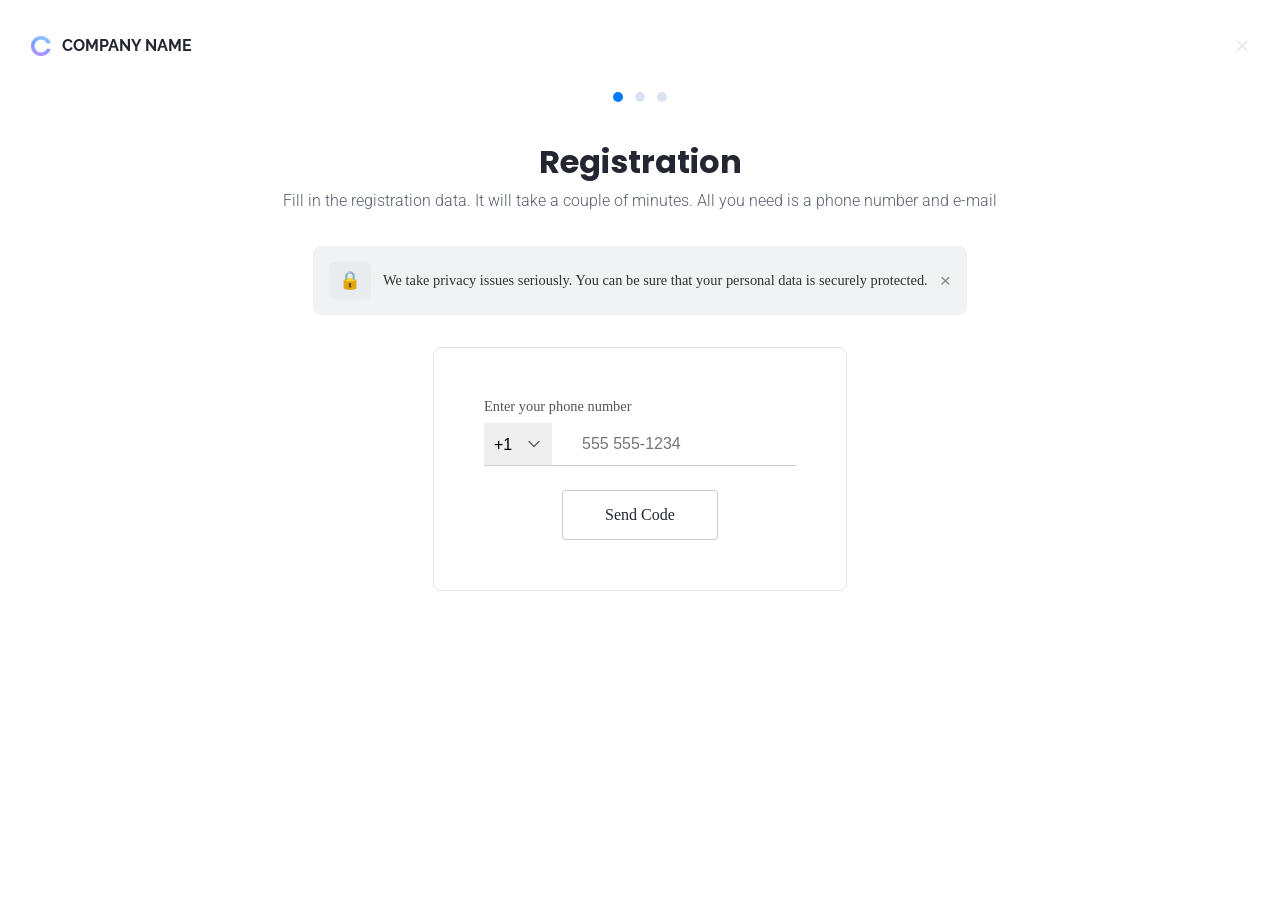
<file: index.html>
<!DOCTYPE html>
<html lang="pt-br">
<head>
    <meta charset="UTF-8">
    <meta name="viewport" content="width=device-width, initial-scale=1.0">
    <title>Document</title>

    <link rel="stylesheet" href="./css/style.css">

    <link rel="preconnect" href="https://fonts.googleapis.com">
<link rel="preconnect" href="https://fonts.gstatic.com" crossorigin>
<link href="https://fonts.googleapis.com/css2?family=Poppins:ital,wght@0,100;0,200;0,300;0,400;0,500;0,600;0,700;0,800;0,900;1,100;1,200;1,300;1,400;1,500;1,600;1,700;1,800;1,900&family=Raleway:ital,wght@0,100..900;1,100..900&family=Roboto:ital,wght@0,100..900;1,100..900&display=swap" rel="stylesheet">
</head>
<body>
    <header class="header">
        <div class="logo">
            <img src="./imgs/Logo.png" alt="Logo">
            <h1>COMPANY NAME</h1>
        </div>
        <a href="#" style="color: #E2E4E5; font-size: 28px;">×</a>
    </header>

    <main class="container">
        <div class="progress-steps">
            <a href="./index.html" class="step active"></a>
            <a href="./tela2.html" class="step" ></a>
            <a href="./tela3.html" class="step"></a> </div>

        <div class="register-text">
            <h2>Registration</h2>
            <p>Fill in the registration data. It will take a couple of minutes. All you need is a phone number and e-mail</p>
        </div>
        <div class="privacy-notification">
            <span class="icon">🔒</span>
            <p>We take privacy issues seriously. You can be sure that your personal data is securely protected.</p>
            <button class="close-btn">×</button>
        </div>

        <div class="form-container">
            <form action="#">
                <label for="phone-number">Enter your phone number</label>
                
                <div class="phone-input-wrapper">
                    <select name="ddi" id="ddi">
                        <option value="+1">+1</option>
                        <option value="+55">+55</option>
                        <option value="+44">+44</option>
                    </select>

                    <input type="tel" id="phone-number" name="phoneNumber" placeholder="555 555-1234" required>
                </div>

                <div class="send-code-btn">
                    <a href="./tela2.html">Send Code</a>
                </div>
            </form>
        </div>
    </main>
</body>
</html>
</file>
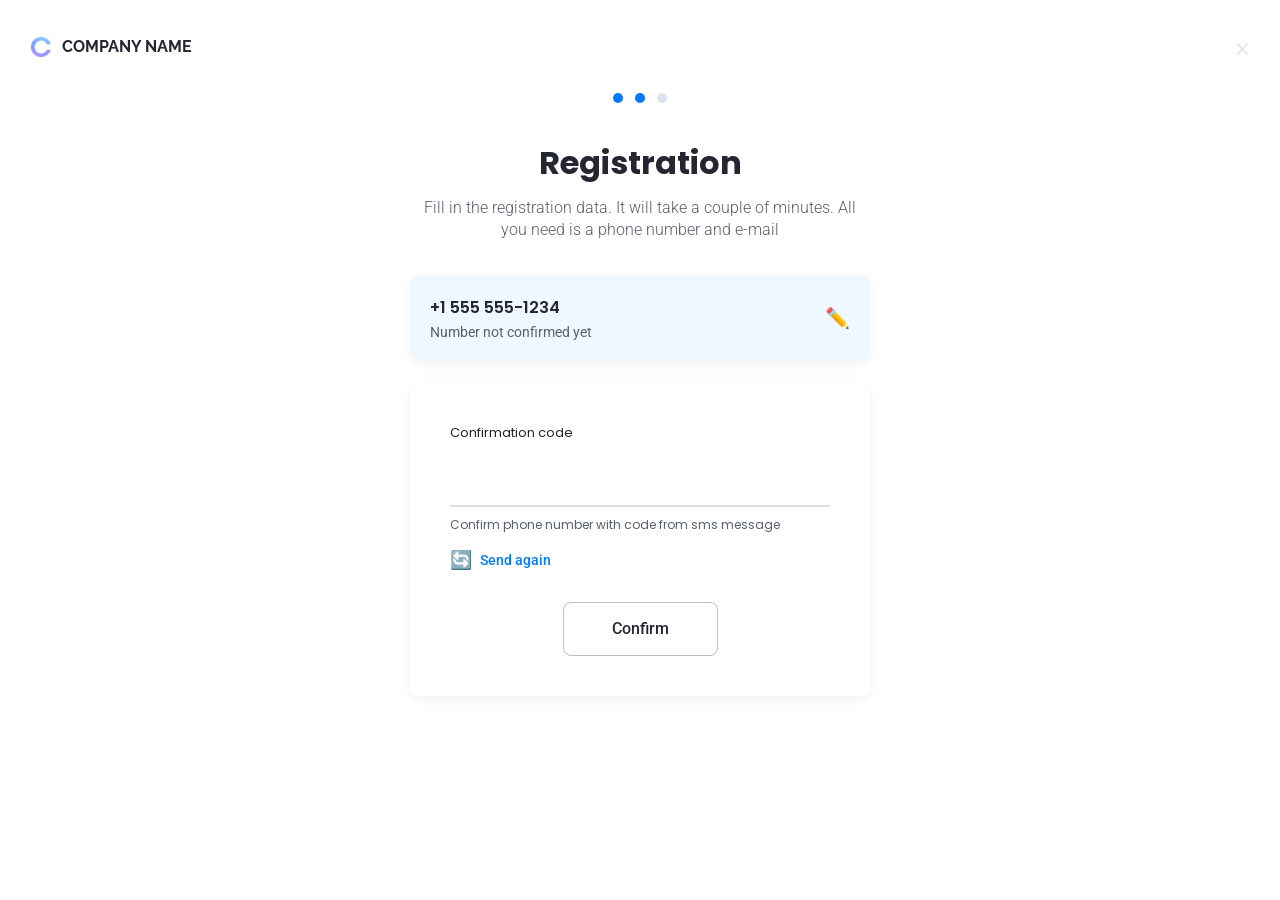
<file: tela2.html>
<!DOCTYPE html>
<html lang="pt-br">
<head>
    <meta charset="UTF-8">
    <meta name="viewport" content="width=device-width, initial-scale=1.0">
    <title>Confirmação de Registro</title>

    <link rel="stylesheet" href="./css/tela2.css">

    <link rel="preconnect" href="https://fonts.googleapis.com">
    <link rel="preconnect" href="https://fonts.gstatic.com" crossorigin>
    <link href="https://fonts.googleapis.com/css2?family=Poppins:ital,wght@0,100;0,200;0,300;0,400;0,500;0,600;0,700;0,800;0,900;1,100;1,200;1,300;1,400;1,500;1,600;1,700;1,800;1,900&family=Raleway:ital,wght@0,100..900;1,100..900&family=Roboto:ital,wght@0,100..900;1,100..900&display=swap" rel="stylesheet">
</head>
<body>
    <header class="header">
        <div class="logo">
            <img src="./imgs/Logo.png" alt="Logo">
            <h1>COMPANY NAME</h1>
        </div>
        <a href="#" style="color: #E2E4E5; font-size: 28px;">×</a>
    </header>

    <main class="container">
        <div class="progress-steps">
            <a href="./index.html" class="step active"></a>
            <a href="./tela2.html" class="step active"></a>
            <a href="./tela3.html" class="step"></a>
        </div>

        <div class="register-text">
            <h2>Registration</h2>
            <p>Fill in the registration data. It will take a couple of minutes. All you need is a phone number and e-mail</p>
        </div>

        <div class="info-box">
            <div>
                <span class="phone-number">+1 555 555-1234</span>
                <span class="status">Number not confirmed yet</span>
            </div>
            <button class="edit-btn">
                <span>✏️</span>
            </button>
        </div>

        <div class="form-container">
            <form action="#">
                <div class="form-confirm">
                    <label for="confirmation-code">Confirmation code</label>
                    <input type="text" id="confirmation-code" name="confirmationCode" placeholder=" " maxlength="4" pattern="\d{4}" required>
                    <p class="helper-text">Confirm phone number with code from sms message</p>
                </div>
                
                <button type="button" class="send-again">
                    <span class="icon">🔄</span>
                    Send again
                </button>

                <div class="confirm-btn">
                    <a href="./tela3.html">Confirm</a>
                </div>
            </form>
        </div>
    </main>
</body>
</html>
</file>
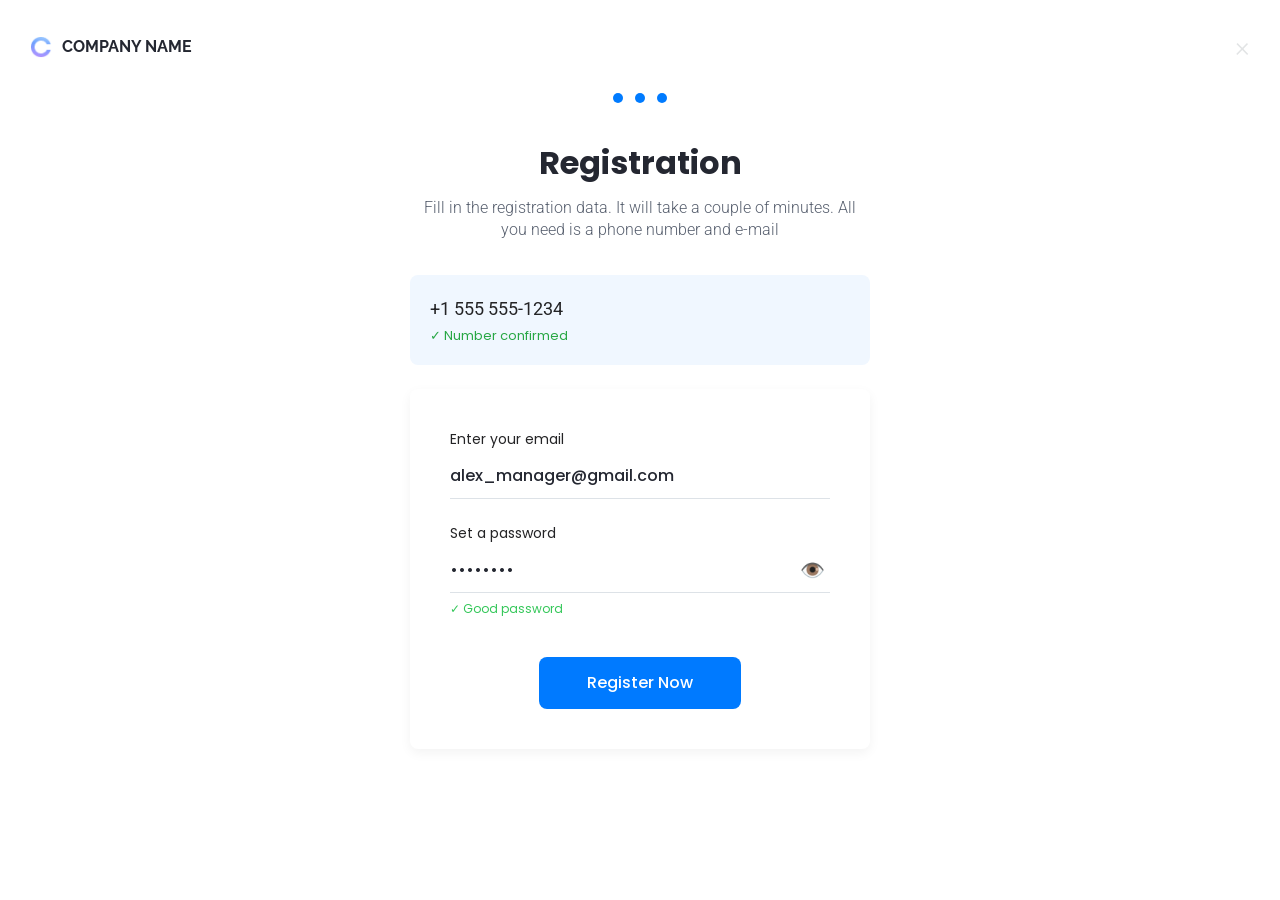
<file: tela3.html>
<!DOCTYPE html>
<html lang="pt-br">
<head>
    <meta charset="UTF-8">
    <meta name="viewport" content="width=device-width, initial-scale=1.0">
    <title>Registro - Etapa 3</title>

    <link rel="stylesheet" href="./css/tela3.css">

    <link rel="preconnect" href="https://fonts.googleapis.com">
    <link rel="preconnect" href="https://fonts.gstatic.com" crossorigin>
    <link href="https://fonts.googleapis.com/css2?family=Poppins:ital,wght@0,100;0,200;0,300;0,400;0,500;0,600;0,700;0,800;0,900;1,100;1,200;1,300;1,400;1,500;1,600;1,700;1,800;1,900&family=Raleway:ital,wght@0,100..900;1,100..900&family=Roboto:ital,wght@0,100..900;1,100..900&display=swap" rel="stylesheet">
</head>
<body>
    <header class="header">
        <div class="logo">
            <img src="./imgs/Logo.png" alt="Logo">
            <h1>COMPANY NAME</h1>
        </div>
        <a href="#" style="color: #E2E4E5; font-size: 28px;">×</a>
    </header>

    <main class="container">

        <div class="progress-steps">
            <a href="./index.html" class="step active"></a>
            <a href="./tela2.html" class="step active"></a>
            <a href="./tela3.html" class="step active"></a> </div>

        <div class="register-text">
            <h2>Registration</h2>
            <p>Fill in the registration data. It will take a couple of minutes. All you need is a phone number and e-mail</p>
        </div>

        <div class="info-box">
            <div>
                <span class="phone-number">+1 555 555-1234</span>
                <span class="status">✓ Number confirmed</span>
            </div>
        </div>

        <div class="form-container">
            <form action="#">
                <div class="form-group">
                    <label for="email">Enter your email</label>
                    <input type="email" id="email" name="email" value="alex_manager@gmail.com" required>
                </div>

                <div class="form-group">
                    <label for="password">Set a password</label>
                    <div class="password-wrapper">
                        <input type="password" id="password" name="password" value="••••••••" required>
                        <button type="button" class="eye-icon">👁️</button>
                    </div>
                    <p class="password-helper">✓ Good password</p>
                </div>
                
                <div class="register-btn">
                    <a href="./pagina1.html">Register Now</a>
                </div>
            </form>
        </div>
    </main>
</body>
</html>
</file>
<file: css/style.css>
* {
    padding: 0;
    margin: 0;
    box-sizing: border-box;
}
.header{
    display: flex;
    justify-content: space-between;
    align-items: center;
    padding: 10px;
}
.header a{
    text-decoration: none;
    color: white;
}
.logo{
    display: flex;
    justify-content: space-between;
    align-items: center;
    gap: 10px;
    font-family: "Raleway";
}
.logo img{
    width: 22px;
    height: 22px;
}
.logo h1{
    font-weight: 700;
    font-size: 16px;
    line-height: 18px;
    color: #242731;
}
.container{
    display: flex;
    justify-content: center;
    align-items: center;
    flex-direction: column;
}
.progress-steps {
    display: flex;
    justify-content: center;
    gap: 12px;
    margin-bottom: 32px;
}

.step {
    width: 10px;
    height: 10px;
    border-radius: 50%;
    background-color: #dbe2f0;
}

.step.active {
    background-color: #007bff;
}
.register-text{
    display: flex;
    flex-direction: column;
    gap: 10px;
    text-align: center;
    padding: 10px;
}
.register-text h2{
    font-family: "Poppins";
    font-weight: 700;
    font-size: 32px;
    line-height: 36px;
    color: #242731;
}
.register-text p{
    font-family: "Roboto";
    font-weight: 300;
    font-size: 16px;
    line-height: 22px;
    color: #575F6E;
}
.privacy-notification {
    display: flex;
    align-items: center;
    gap: 12px;
    background-color: #F0F2F4;
    border-radius: 8px;
    padding: 16px;
    margin-top: 24px;
}
.privacy-notification .icon {
    display: inline-block;
    background-color: #e9ecef;
    padding: 8px 10px;
    border-radius: 6px;
    font-size: 1.1rem;
}
.privacy-notification p {
    flex-grow: 1;
    margin: 0;
    font-size: 0.9rem;
    color: #333;
    line-height: 1.4;
}
.privacy-notification .close-btn {
    background: none;
    border: none;
    font-size: 1.2rem;
    color: #888;
    cursor: pointer;
}
.privacy-notification .close-btn:hover {
    color: #333;
}
.form-container {
    margin-top: 32px;
}
.form-container label {
    display: block;
    font-size: 0.9rem;
    color: #555;
    margin-bottom: 8px;
}
.phone-input-wrapper {
    display: flex;
    border-bottom: 1px solid #ccc;
    overflow: hidden;
    gap: 16px;
}
.phone-input-wrapper select {
    border: none;
    padding: 12px 10px;
    font-size: 1rem;
    font-weight: 500;
    appearance: none;
    -webkit-appearance: none;
    -moz-appearance: none;
    background-image: url('data:image/svg+xml;charset=US-ASCII,%3Csvg%20width%3D%2220%22%20height%3D%2220%22%20viewBox%3D%220%200%2020%2020%22%20fill%3D%22none%22%20xmlns%3D%22http%3A%2F%2Fwww.w3.org%2F2000%2Fsvg%22%3E%3Cpath%20d%3D%22M5%207.5L10%2012.5L15%207.5%22%20stroke%3D%22%23666%22%20stroke-width%3D%221.5%22%20stroke-linecap%3D%22round%22%20stroke-linejoin%3D%22round%22%2F%3E%3C%2Fsvg%3E');
    background-repeat: no-repeat;
    background-position: right 8px center;
    padding-right: 30px;
}
.phone-input-wrapper input[type="tel"] {
    border: none;
    padding: 12px 14px;
    font-size: 1rem;
    flex-grow: 1;
    outline: none;
}
.phone-input-wrapper:focus-within {
    border-color: #007bff;
    box-shadow: 0 0 0 2px rgba(0, 123, 255, 0.2);
}
.send-code-btn {
    display: block;
    width: 50%;
    text-align: center;
    margin: 24px auto 0 auto;
    padding: 12px 32px;
    font-size: 1rem;
    font-weight: 500;
    color: #333;
    background-color: #fff;
    border: 1px solid #ccc;
    border-radius: 4px;
    cursor: pointer;
    transition: background-color 0.2s;
}
.send-code-btn a{
    text-decoration: none;
    color: #242731;
    font-weight: 500;
    font-size: 16px;
    line-height: 24px;
}
.send-code-btn:hover {
    background-color: #f7f7f7;
}
@media screen and (min-width: 850px) {
    .header{
        padding: 30px;
    }
    .form-container{
        padding: 50px;
        border: 1px solid #E2E4E5;
        border-radius: 8px;
        gap: 32px;
    }
}
</file>
<file: css/tela2.css>
* {
    padding: 0;
    margin: 0;
    box-sizing: border-box;
}

body {
    font-family: "Roboto", sans-serif;
    background-color: #ffffff;
    display: flex;
    flex-direction: column;
    align-items: center;
    min-height: 100vh;
}

.header {
    display: flex;
    justify-content: space-between;
    align-items: center;
    padding: 20px;
    width: 100%;
}

.header a {
    text-decoration: none;
    color: #8a9baf;
    font-size: 24px;
    font-weight: 300;
}

.logo {
    display: flex;
    justify-content: space-between;
    align-items: center;
    gap: 10px;
    font-family: "Raleway";
}

.logo img {
    width: 22px;
    height: 22px;
}

.logo h1 {
    font-weight: 700;
    font-size: 16px;
    line-height: 18px;
    color: #242731;
}

.container {
    display: flex;
    justify-content: flex-start;
    align-items: center;
    flex-direction: column;
    width: 100%;
    max-width: 500px;
    padding: 0 20px 20px 20px;
    flex-grow: 1;
}

.register-text {
    display: flex;
    flex-direction: column;
    gap: 16px;
    text-align: center;
    padding: 10px;
    margin-bottom: 24px;
}

.register-text h2 {
    font-family: "Poppins", sans-serif;
    font-weight: 700;
    font-size: 32px;
    line-height: 36px;
    color: #242731;
}

.register-text p {
    font-family: "Roboto", sans-serif;
    font-weight: 300;
    font-size: 16px;
    line-height: 22px;
    color: #575F6E;
}

.progress-steps {
    display: flex;
    justify-content: center;
    gap: 12px;
    margin-bottom: 32px;
}

.step {
    width: 10px;
    height: 10px;
    border-radius: 50%;
    background-color: #dbe2f0;
}

.step.active {
    background-color: #007bff;
}

.info-box {
    background-color: #EFF7FF;
    border-radius: 8px;
    padding: 20px;
    display: flex;
    justify-content: space-between;
    align-items: center;
    width: 100%;
    margin-bottom: 24px;
    box-shadow: 0 4px 12px rgba(0, 0, 0, 0.05);
}

.info-box div {
    display: flex;
    flex-direction: column;
    gap: 4px;
}

.info-box .phone-number {
    font-family: "Poppins", sans-serif;
    font-weight: 600;
    font-size: 16px;
    color: #242731;
}

.info-box .status {
    font-family: "Roboto", sans-serif;
    font-size: 14px;
    color: #575F6E;
}

.info-box .edit-btn {
    background: none;
    border: none;
    cursor: pointer;
    font-size: 20px;
    color: #007bff;
}

.form-container {
    width: 100%;
    background-color: #ffffff;
    border-radius: 8px;
    padding: 24px;
    box-shadow: 0 4px 12px rgba(0, 0, 0, 0.05);
    display: flex;
    align-items: center;
    justify-content: center;
}

.form-container form {
    display: flex;
    flex-direction: column;
    gap: 16px;
}

.form-container label {
    display: block;
    font-family: "Roboto", sans-serif;
    font-weight: 500;
    font-size: 14px;
    color: #575F6E;
    margin-bottom: 4px;
}

.form-container input[type="text"] {
    width: 100%;
    border: none;
    border-bottom: 2px solid #dde2e7;
    padding: 12px 4px;
    font-size: 24px;
    font-family: "Poppins", sans-serif;
    font-weight: 500;
    letter-spacing: 0.5em;
    text-align: center;
    outline: none;
    transition: border-color 0.2s;
}

.form-container input[type="text"]:focus {
    border-color: #007bff;
}

.form-container .helper-text {
    font-family: "Poppins";
    font-weight: 400;
    font-size: 12px;
    line-height: 16px;
    color: #575F6E;
    text-align: left;
    margin-top: 10px;
}

.form-confirm label {
    font-family: "Poppins";
    font-weight: 400;
    font-size: 13px;
    line-height: 18px;
    color: #242426;
}

.send-again {
    display: flex;
    align-items: center;
    gap: 8px;
    background: none;
    border: none;
    cursor: pointer;
    font-family: "Roboto", sans-serif;
    font-weight: 500;
    font-size: 14px;
    color: #007bff;
}

.send-again .icon {
    font-size: 18px;
    position: static;
    top: 1px;
}

.confirm-btn {
    justify-self: center;
    width: 100%;
    margin-top: 16px;
    padding: 14px;
    background-color: #ffffff;
    border: 1px solid #BBBFC1;
    border-radius: 8px;
    cursor: pointer;
    transition: background-color 0.2s, box-shadow 0.2s;
    text-align: center;
}
.confirm-btn a{
    text-decoration: none;
    font-size: 16px;
    line-height: 24px;
    font-weight: 500;
    font-family: "Roboto";
    color: #242731;
}

.confirm-btn:hover {
    background-color: #f9f9f9;
    box-shadow: 0 2px 4px rgba(0, 0, 0, 0.05);
}

@media screen and (min-width: 850px) {
    .header {
        padding: 30px;
    }

    .confirm-btn {
        width: auto;
        padding: 14px 48px;
        align-self: center;
    }

    .form-container {
        padding: 40px;
    }
}
</file>
<file: css/tela3.css>
* {
    padding: 0;
    margin: 0;
    box-sizing: border-box;
}

body {
    font-family: "Roboto", sans-serif;
    background-color: #FFFFFF;
    display: flex;
    flex-direction: column;
    align-items: center;
    min-height: 100vh;
}

.header {
    display: flex;
    justify-content: space-between;
    align-items: center;
    padding: 20px;
    width: 100%;
}

.header a {
    text-decoration: none;
    color: #8a9baf;
    font-size: 24px;
    font-weight: 300;
}

.logo {
    display: flex;
    align-items: center;
    gap: 10px;
    font-family: "Raleway";
}

.logo img {
    width: 22px;
    height: 22px;
}

.logo h1 {
    font-weight: 700;
    font-size: 16px;
    line-height: 18px;
    color: #242731;
}

.container {
    display: flex;
    flex-direction: column;
    align-items: center;
    width: 100%;
    max-width: 500px;
    padding: 0 20px 20px 20px;
    flex-grow: 1;
}

.register-text {
    display: flex;
    flex-direction: column;
    gap: 16px;
    text-align: center;
    padding: 10px;
    margin-bottom: 24px;
}

.register-text h2 {
    font-family: "Poppins";
    font-weight: 700;
    font-size: 32px;
    line-height: 36px;
    color: #242731;
}

.register-text p {
    font-family: "Roboto";
    font-weight: 300;
    font-size: 16px;
    line-height: 22px;
    color: #575F6E;
}

.progress-steps {
    display: flex;
    justify-content: center;
    gap: 12px;
    margin-bottom: 32px;
}

.step {
    width: 10px;
    height: 10px;
    border-radius: 50%;
    background-color: #dbe2f0;
}

.step.active {
    background-color: #007bff;
}

.info-box {
    background-color: #f0f7ff;
    border-radius: 8px;
    padding: 20px;
    display: flex;
    justify-content: space-between;
    align-items: center;
    width: 100%;
    margin-bottom: 24px;
}

.info-box div {
    display: flex;
    flex-direction: column;
    gap: 4px;
}

.info-box .phone-number {
    font-family: "Roboto";
    font-weight: 400;
    font-size: 18px;
    line-height: 28px;
    color: #242426;
}

.info-box .status {
    font-family: "Poppins";
    font-size: 13px;
    line-height: 18px;
    font-weight: 400;
    color: #28a745;
}

.form-container {
    width: 100%;
    background-color: #ffffff;
    border-radius: 8px;
    padding: 24px;
    box-shadow: 0 4px 12px rgba(0, 0, 0, 0.05);
}

.form-container form {
    display: flex;
    flex-direction: column;
    gap: 24px;
}

.form-group {
    display: flex;
    flex-direction: column;
    width: 100%;
    gap: 4px;
}

.form-group label {
    display: block;
    font-family: "Poppins";
    font-weight: 400;
    font-size: 14px;
    line-height: 20px;
    color: #242426;
}

.form-group input[type="email"],
.form-group input[type="password"] {
    width: 100%;
    border: none;
    border-bottom: 1px solid #dde2e7;
    padding: 10px 0;
    font-size: 16px;
    font-family: "Poppins", sans-serif;
    font-weight: 500;
    color: #242731;
    outline: none;
    transition: border-color 0.2s;
}

.form-group input[type="email"]:focus,
.form-group input[type="password"]:focus {
    border-color: #007bff;
}

.password-wrapper {
    position: relative;
    display: flex;
    align-items: center;
}

.password-wrapper .eye-icon {
    position: absolute;
    right: 5px;
    background: none;
    border: none;
    cursor: pointer;
    font-size: 20px;
    color: #8a9baf;
}

.password-helper {
    font-family: "Poppins";
    font-size: 12px;
    line-height: 16px;
    color: #34C759;
    font-weight: 400;
    margin-top: 4px;
}

.register-btn {
    width: 100%;
    margin-top: 16px;
    padding: 14px;
    border: none;
    border-radius: 8px;
    cursor: pointer;
    transition: background-color 0.2s;
    background-color: #007AFF;
    text-align: center;
}
.register-btn a{
    text-decoration: none;
    font-size: 16px;
    line-height: 24px;
    font-weight: 500;
    font-family: "Poppins";
    color: #ffffff;
    
}
.register-btn:hover {
    background-color: #0056b3;
}

@media screen and (min-width: 850px) {
    .header {
        padding: 30px;
    }

    .form-container {
        padding: 40px;
    }

    .register-btn {
        width: auto;
        padding: 14px 48px;
        align-self: center;
    }
}
</file>
